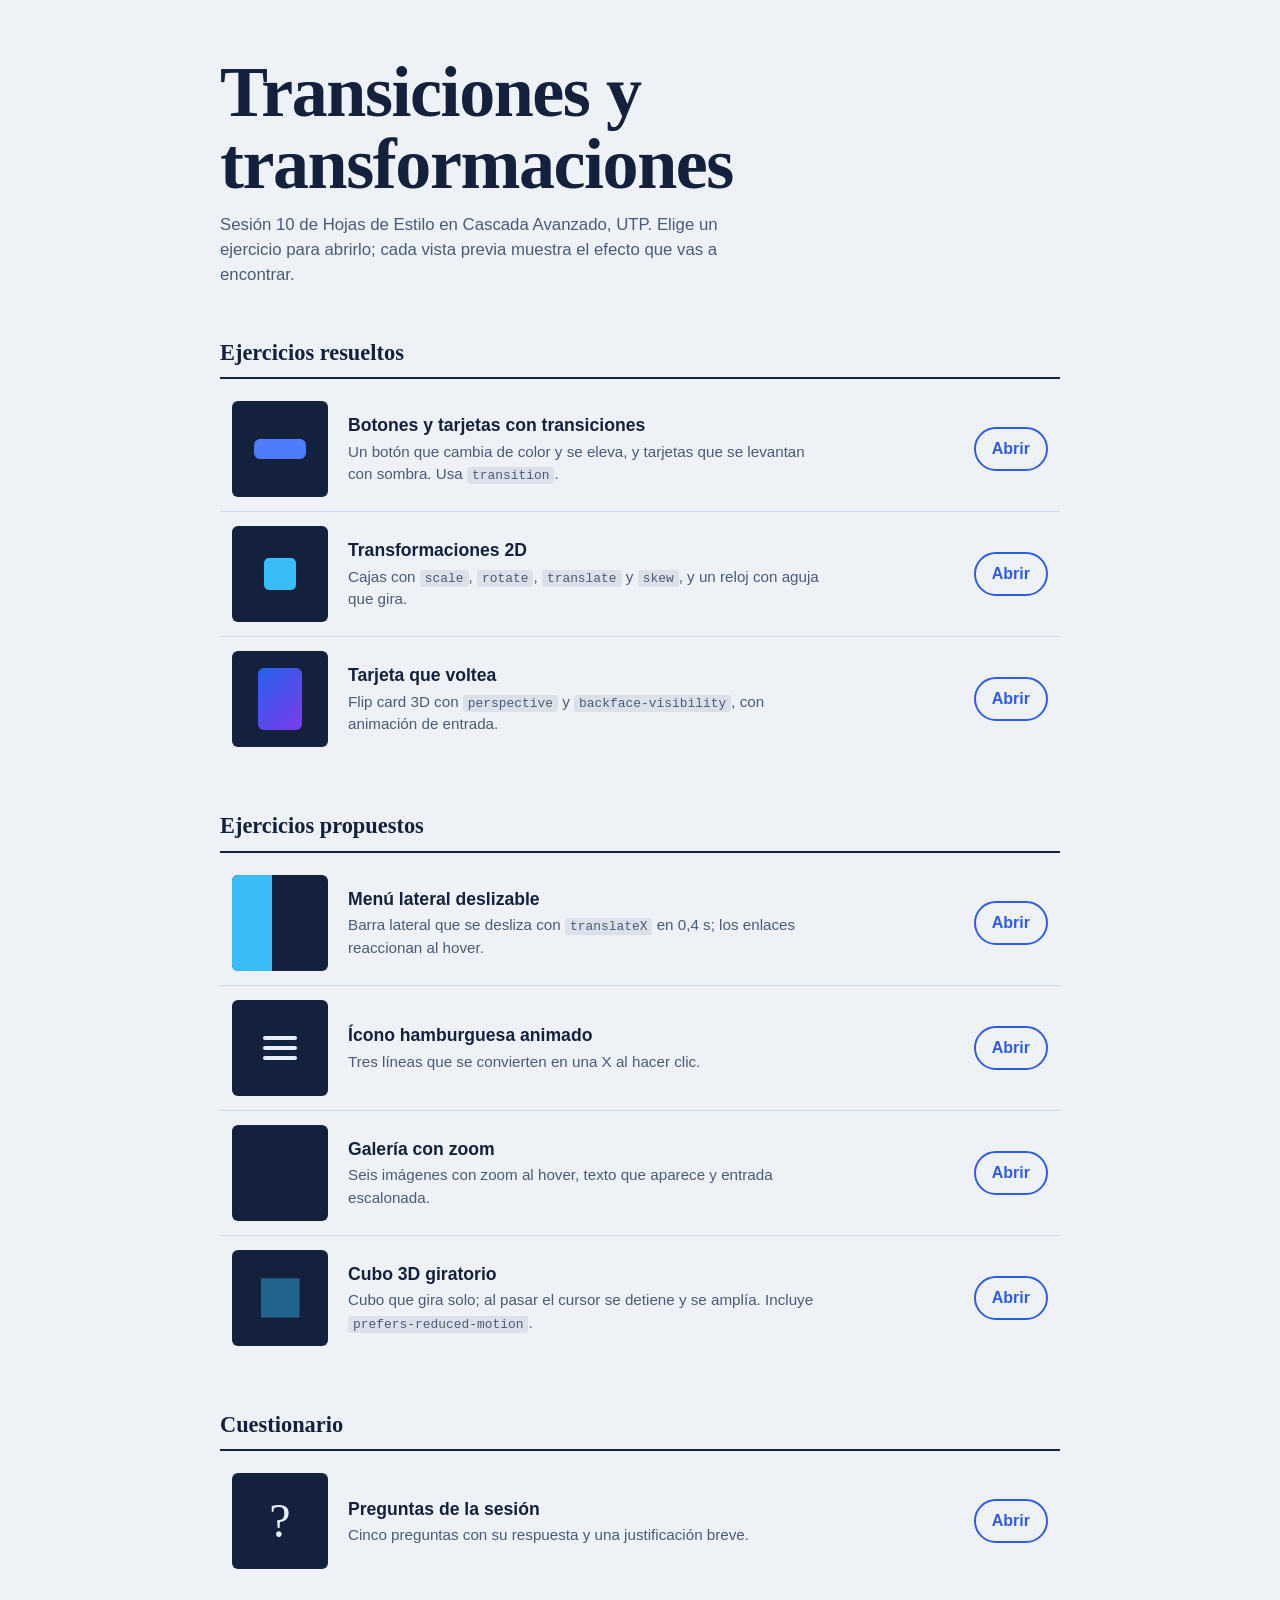
<file: index.html>
<!DOCTYPE html>
<html lang="es">
<head>
  <meta charset="UTF-8">
  <meta name="viewport" content="width=device-width, initial-scale=1.0">
  <title>Transiciones y transformaciones: menú de ejercicios</title>
  <link rel="stylesheet" href="styles.css">
</head>
<body>
  <main class="pagina">
    <header class="cabecera">
      <h1>Transiciones y transformaciones</h1>
      <p>Sesión 10 de Hojas de Estilo en Cascada Avanzado, UTP. Elige un ejercicio para abrirlo; cada vista previa muestra el efecto que vas a encontrar.</p>
    </header>

    <section aria-labelledby="t-resueltos">
      <h2 id="t-resueltos">Ejercicios resueltos</h2>
      <ul class="lista">
        <li>
          <a class="item" href="Ejercicio_Resuelto_1/index.html">
            <div class="vista v-boton" aria-hidden="true"><i></i></div>
            <div class="texto">
              <h3>Botones y tarjetas con transiciones</h3>
              <p>Un botón que cambia de color y se eleva, y tarjetas que se levantan con sombra. Usa <code>transition</code>.</p>
            </div>
            <span class="abrir">Abrir</span>
          </a>
        </li>
        <li>
          <a class="item" href="Ejercicio_Resuelto_2/index.html">
            <div class="vista v-transf" aria-hidden="true"><i></i></div>
            <div class="texto">
              <h3>Transformaciones 2D</h3>
              <p>Cajas con <code>scale</code>, <code>rotate</code>, <code>translate</code> y <code>skew</code>, y un reloj con aguja que gira.</p>
            </div>
            <span class="abrir">Abrir</span>
          </a>
        </li>
        <li>
          <a class="item" href="Ejercicio_Resuelto_3/index.html">
            <div class="vista v-flip" aria-hidden="true"><i></i></div>
            <div class="texto">
              <h3>Tarjeta que voltea</h3>
              <p>Flip card 3D con <code>perspective</code> y <code>backface-visibility</code>, con animación de entrada.</p>
            </div>
            <span class="abrir">Abrir</span>
          </a>
        </li>
      </ul>
    </section>

    <section aria-labelledby="t-propuestos">
      <h2 id="t-propuestos">Ejercicios propuestos</h2>
      <ul class="lista">
        <li>
          <a class="item" href="Ejercicio_Propuesto_1/index.html">
            <div class="vista v-lateral" aria-hidden="true"><i></i></div>
            <div class="texto">
              <h3>Menú lateral deslizable</h3>
              <p>Barra lateral que se desliza con <code>translateX</code> en 0,4 s; los enlaces reaccionan al hover.</p>
            </div>
            <span class="abrir">Abrir</span>
          </a>
        </li>
        <li>
          <a class="item" href="Ejercicio_Propuesto_2/index.html">
            <div class="vista v-hamb" aria-hidden="true"><i></i><i></i><i></i></div>
            <div class="texto">
              <h3>Ícono hamburguesa animado</h3>
              <p>Tres líneas que se convierten en una X al hacer clic.</p>
            </div>
            <span class="abrir">Abrir</span>
          </a>
        </li>
        <li>
          <a class="item" href="Ejercicio_Propuesto_3/index.html">
            <div class="vista v-galeria" aria-hidden="true"><i></i><i></i><i></i><i></i><i></i><i></i></div>
            <div class="texto">
              <h3>Galería con zoom</h3>
              <p>Seis imágenes con zoom al hover, texto que aparece y entrada escalonada.</p>
            </div>
            <span class="abrir">Abrir</span>
          </a>
        </li>
        <li>
          <a class="item" href="Ejercicio_Propuesto_4/index.html">
            <div class="vista v-cubo" aria-hidden="true"><div class="mini"><b></b><b></b><b></b><b></b><b></b><b></b></div></div>
            <div class="texto">
              <h3>Cubo 3D giratorio</h3>
              <p>Cubo que gira solo; al pasar el cursor se detiene y se amplía. Incluye <code>prefers-reduced-motion</code>.</p>
            </div>
            <span class="abrir">Abrir</span>
          </a>
        </li>
      </ul>
    </section>

    <section aria-labelledby="t-cuestionario">
      <h2 id="t-cuestionario">Cuestionario</h2>
      <ul class="lista">
        <li>
          <a class="item" href="Cuestionario/index.html">
            <div class="vista v-quiz" aria-hidden="true">?</div>
            <div class="texto">
              <h3>Preguntas de la sesión</h3>
              <p>Cinco preguntas con su respuesta y una justificación breve.</p>
            </div>
            <span class="abrir">Abrir</span>
          </a>
        </li>
      </ul>
    </section>
  </main>
</body>
</html>
</file>
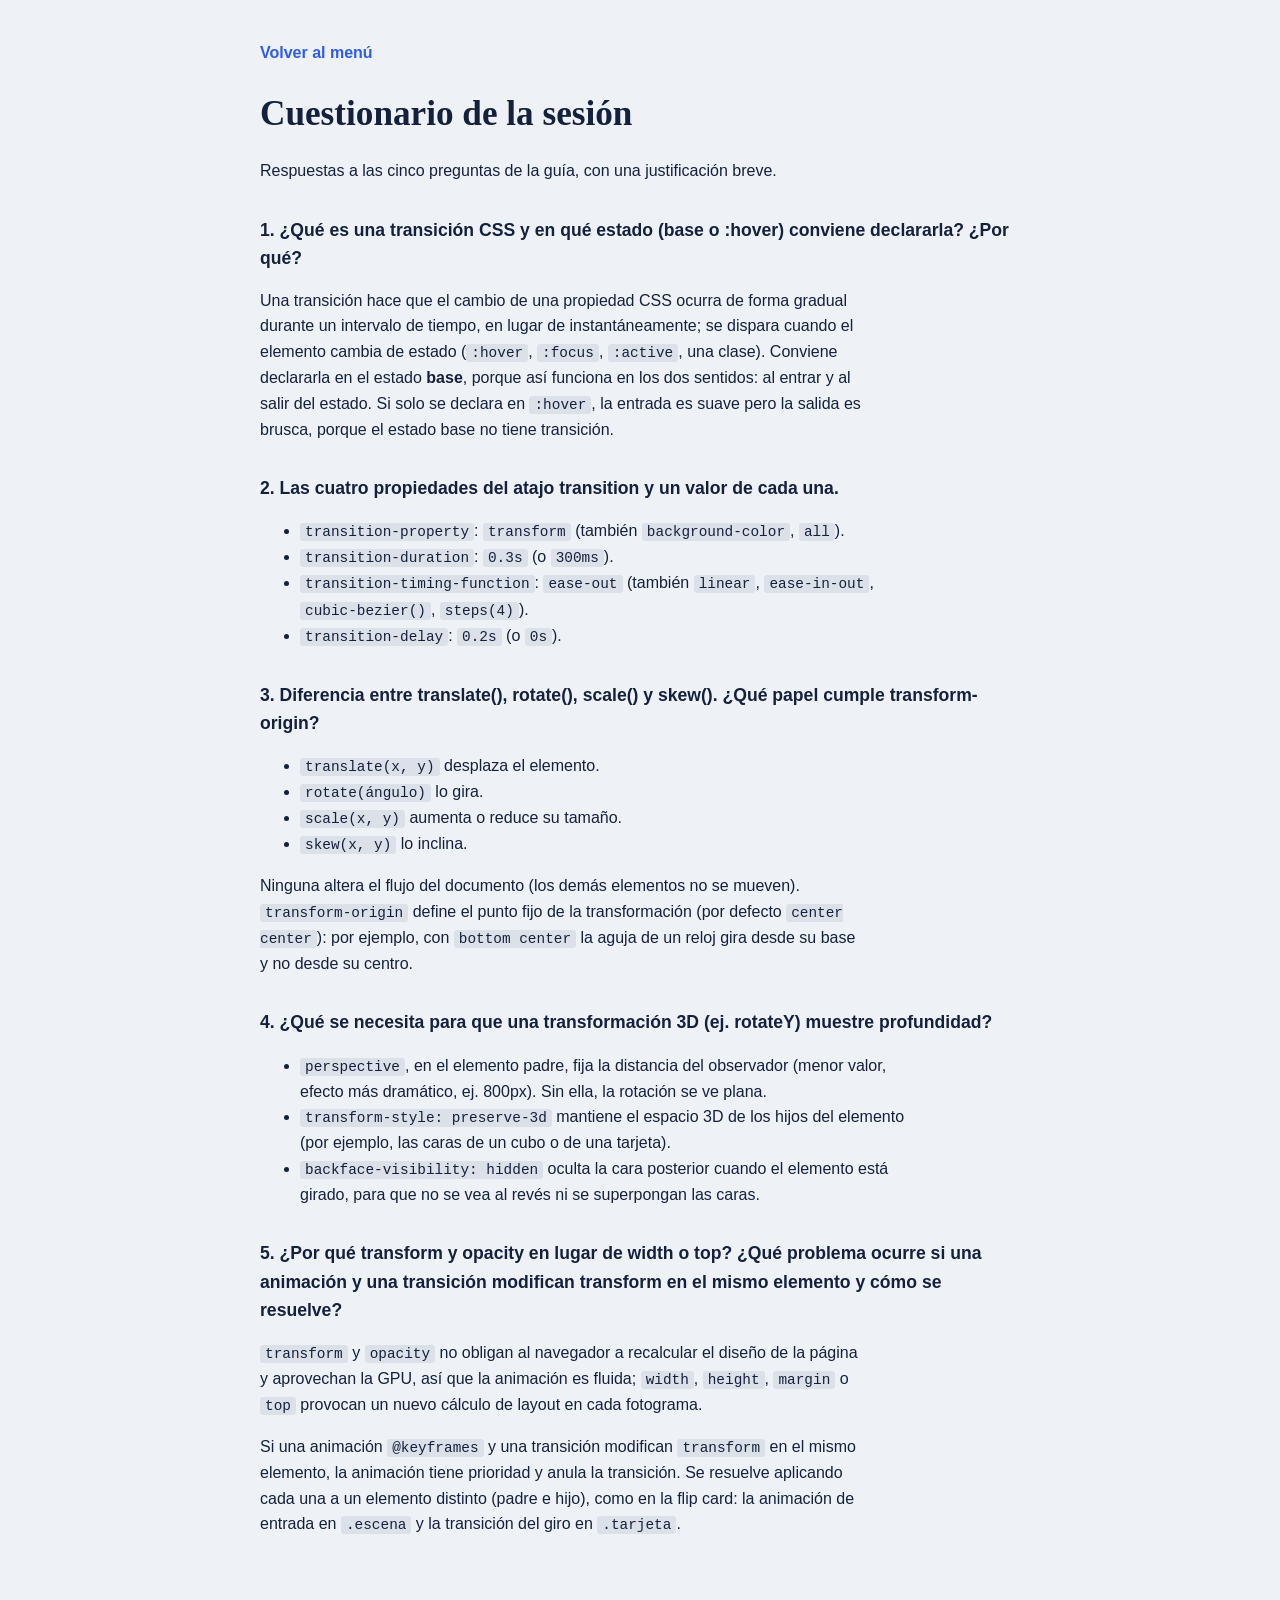
<file: Cuestionario/index.html>
<!DOCTYPE html>
<html lang="es">
<head>
  <meta charset="UTF-8">
  <meta name="viewport" content="width=device-width, initial-scale=1.0">
  <title>Cuestionario: Sesión 10</title>
  <link rel="stylesheet" href="styles.css">
</head>
<body>
  <main>
    <a class="volver" href="../index.html">Volver al menú</a>
    <h1>Cuestionario de la sesión</h1>
    <p>Respuestas a las cinco preguntas de la guía, con una justificación breve.</p>

    <h2>1. ¿Qué es una transición CSS y en qué estado (base o :hover) conviene declararla? ¿Por qué?</h2>
    <p>Una transición hace que el cambio de una propiedad CSS ocurra de forma gradual durante un intervalo de tiempo, en lugar de instantáneamente; se dispara cuando el elemento cambia de estado (<code>:hover</code>, <code>:focus</code>, <code>:active</code>, una clase). Conviene declararla en el estado <strong>base</strong>, porque así funciona en los dos sentidos: al entrar y al salir del estado. Si solo se declara en <code>:hover</code>, la entrada es suave pero la salida es brusca, porque el estado base no tiene transición.</p>

    <h2>2. Las cuatro propiedades del atajo transition y un valor de cada una.</h2>
    <ul>
      <li><code>transition-property</code>: <code>transform</code> (también <code>background-color</code>, <code>all</code>).</li>
      <li><code>transition-duration</code>: <code>0.3s</code> (o <code>300ms</code>).</li>
      <li><code>transition-timing-function</code>: <code>ease-out</code> (también <code>linear</code>, <code>ease-in-out</code>, <code>cubic-bezier()</code>, <code>steps(4)</code>).</li>
      <li><code>transition-delay</code>: <code>0.2s</code> (o <code>0s</code>).</li>
    </ul>

    <h2>3. Diferencia entre translate(), rotate(), scale() y skew(). ¿Qué papel cumple transform-origin?</h2>
    <ul>
      <li><code>translate(x, y)</code> desplaza el elemento.</li>
      <li><code>rotate(ángulo)</code> lo gira.</li>
      <li><code>scale(x, y)</code> aumenta o reduce su tamaño.</li>
      <li><code>skew(x, y)</code> lo inclina.</li>
    </ul>
    <p>Ninguna altera el flujo del documento (los demás elementos no se mueven). <code>transform-origin</code> define el punto fijo de la transformación (por defecto <code>center center</code>): por ejemplo, con <code>bottom center</code> la aguja de un reloj gira desde su base y no desde su centro.</p>

    <h2>4. ¿Qué se necesita para que una transformación 3D (ej. rotateY) muestre profundidad?</h2>
    <ul>
      <li><code>perspective</code>, en el elemento padre, fija la distancia del observador (menor valor, efecto más dramático, ej. 800px). Sin ella, la rotación se ve plana.</li>
      <li><code>transform-style: preserve-3d</code> mantiene el espacio 3D de los hijos del elemento (por ejemplo, las caras de un cubo o de una tarjeta).</li>
      <li><code>backface-visibility: hidden</code> oculta la cara posterior cuando el elemento está girado, para que no se vea al revés ni se superpongan las caras.</li>
    </ul>

    <h2>5. ¿Por qué transform y opacity en lugar de width o top? ¿Qué problema ocurre si una animación y una transición modifican transform en el mismo elemento y cómo se resuelve?</h2>
    <p><code>transform</code> y <code>opacity</code> no obligan al navegador a recalcular el diseño de la página y aprovechan la GPU, así que la animación es fluida; <code>width</code>, <code>height</code>, <code>margin</code> o <code>top</code> provocan un nuevo cálculo de layout en cada fotograma.</p>
    <p>Si una animación <code>@keyframes</code> y una transición modifican <code>transform</code> en el mismo elemento, la animación tiene prioridad y anula la transición. Se resuelve aplicando cada una a un elemento distinto (padre e hijo), como en la flip card: la animación de entrada en <code>.escena</code> y la transición del giro en <code>.tarjeta</code>.</p>
  </main>
</body>
</html>
</file>
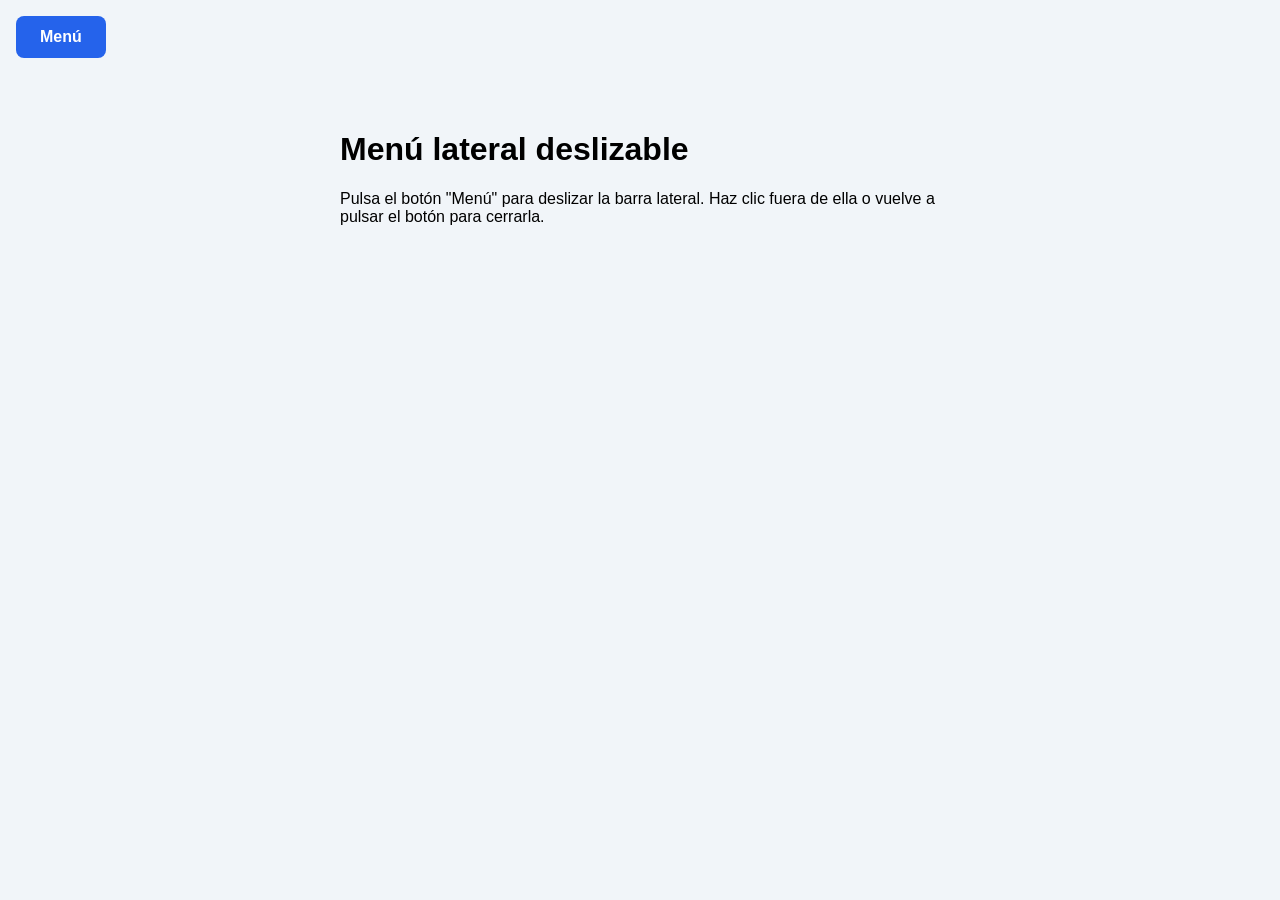
<file: Ejercicio_Propuesto_1/index.html>
<!DOCTYPE html>
<html lang="es">
<head>
  <meta charset="UTF-8">
  <meta name="viewport" content="width=device-width, initial-scale=1.0">
  <title>Propuesto 1 - Menú lateral deslizable</title>
  <link rel="stylesheet" href="styles.css">
</head>
<body>
  <!-- Los cinco elementos siguientes deben ser hermanos para que funcione el selector ~ -->
  <input type="checkbox" id="toggle" class="toggle" aria-label="Abrir o cerrar el menú">
  <label for="toggle" class="btn-menu">Menú</label>
  <label for="toggle" class="fondo" aria-hidden="true"></label>

  <nav class="sidebar" aria-label="Principal">
    <a href="#inicio">Inicio</a>
    <a href="#cursos">Cursos</a>
    <a href="#proyectos">Proyectos</a>
    <a href="#recursos">Recursos</a>
    <a href="#contacto">Contacto</a>
  </nav>

  <main class="contenido">
    <h1>Menú lateral deslizable</h1>
    <p>Pulsa el botón "Menú" para deslizar la barra lateral. Haz clic fuera de ella o vuelve a pulsar el botón para cerrarla.</p>
  </main>
</body>
</html>
</file>
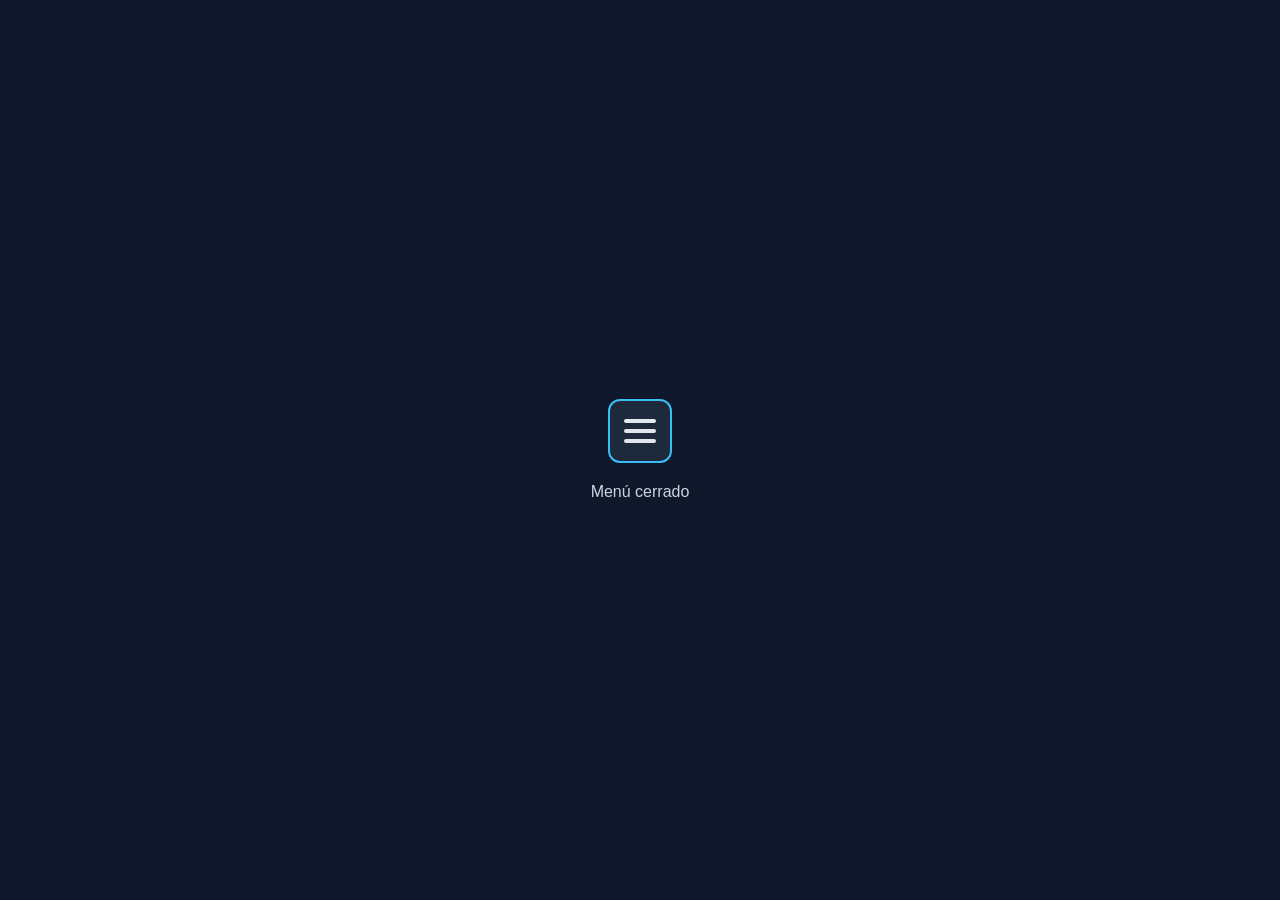
<file: Ejercicio_Propuesto_2/index.html>
<!DOCTYPE html>
<html lang="es">
<head>
  <meta charset="UTF-8">
  <meta name="viewport" content="width=device-width, initial-scale=1.0">
  <title>Propuesto 2 - Ícono hamburguesa animado</title>
  <link rel="stylesheet" href="styles.css">
</head>
<body>
  <button class="hamburguesa" type="button" aria-label="Abrir menú" aria-expanded="false">
    <span class="linea"></span>
    <span class="linea"></span>
    <span class="linea"></span>
  </button>
  <p class="estado" aria-live="polite">Menú cerrado</p>

  <script>
    // JavaScript básico: alterna la clase "activo" al hacer clic
    const boton = document.querySelector('.hamburguesa');
    const estado = document.querySelector('.estado');

    boton.addEventListener('click', () => {
      const activo = boton.classList.toggle('activo');
      boton.setAttribute('aria-expanded', activo);
      estado.textContent = activo ? 'Menú abierto' : 'Menú cerrado';
    });
  </script>
</body>
</html>
</file>
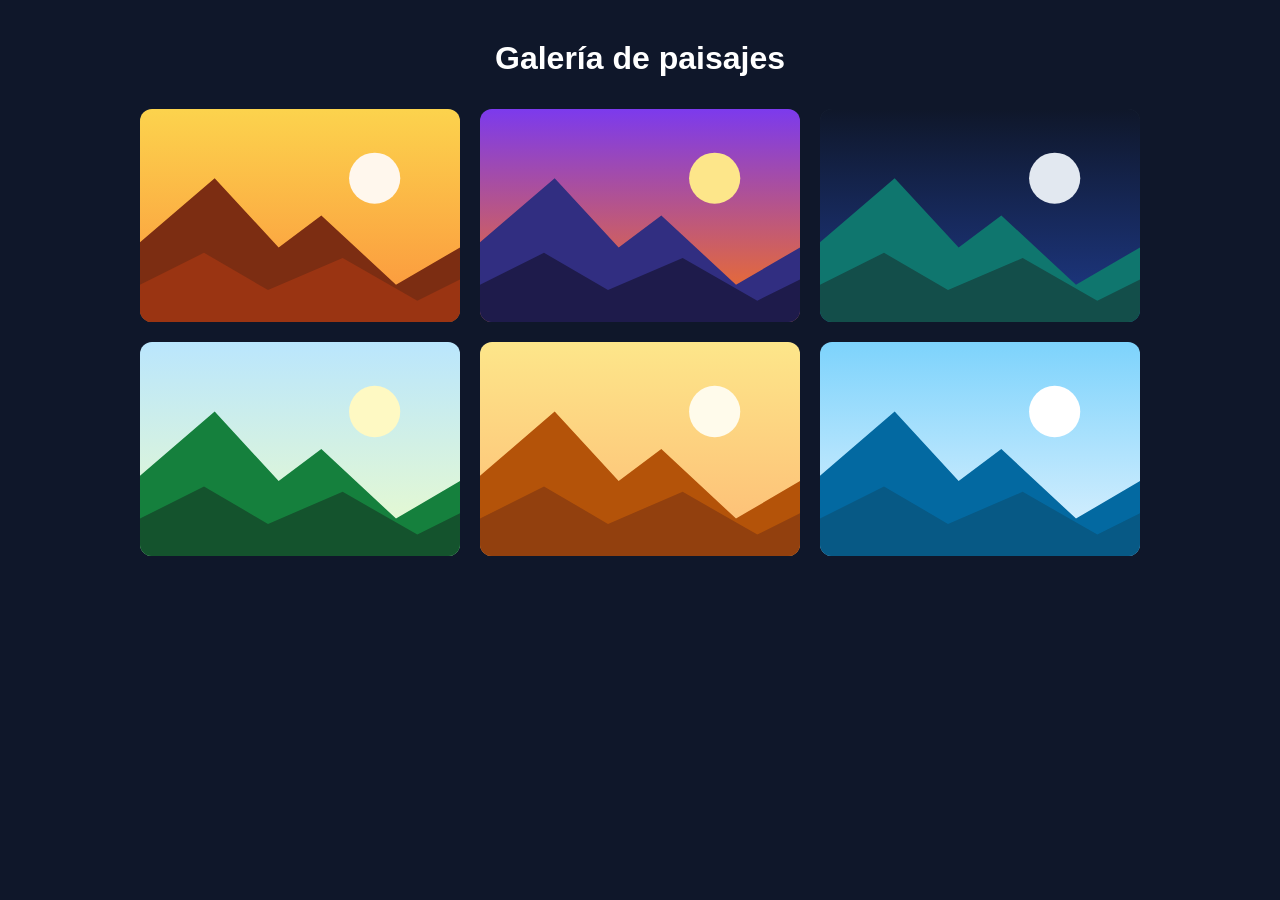
<file: Ejercicio_Propuesto_3/index.html>
<!DOCTYPE html>
<html lang="es">
<head>
  <meta charset="UTF-8">
  <meta name="viewport" content="width=device-width, initial-scale=1.0">
  <title>Propuesto 3 - Galería con zoom</title>
  <link rel="stylesheet" href="styles.css">
</head>
<body>
  <h1>Galería de paisajes</h1>
  <main class="galeria">
    <figure class="foto" tabindex="0">
      <img src="imagenes/amanecer-montana.svg" alt="Amanecer en la montaña">
      <figcaption><strong>Amanecer en la montaña</strong><br>Primeros rayos sobre las cumbres.</figcaption>
    </figure>
    <figure class="foto" tabindex="0">
      <img src="imagenes/atardecer.svg" alt="Atardecer violeta">
      <figcaption><strong>Atardecer violeta</strong><br>El cielo cambia de color al caer el sol.</figcaption>
    </figure>
    <figure class="foto" tabindex="0">
      <img src="imagenes/valle-nocturno.svg" alt="Valle nocturno">
      <figcaption><strong>Valle nocturno</strong><br>Una noche tranquila entre colinas.</figcaption>
    </figure>
    <figure class="foto" tabindex="0">
      <img src="imagenes/bosque.svg" alt="Bosque en calma">
      <figcaption><strong>Bosque en calma</strong><br>Verdes profundos bajo un cielo claro.</figcaption>
    </figure>
    <figure class="foto" tabindex="0">
      <img src="imagenes/desierto.svg" alt="Dunas doradas">
      <figcaption><strong>Dunas doradas</strong><br>Calor y luz en el desierto.</figcaption>
    </figure>
    <figure class="foto" tabindex="0">
      <img src="imagenes/costa.svg" alt="Costa abierta">
      <figcaption><strong>Costa abierta</strong><br>Montañas que bajan hasta el mar.</figcaption>
    </figure>
  </main>
</body>
</html>
</file>
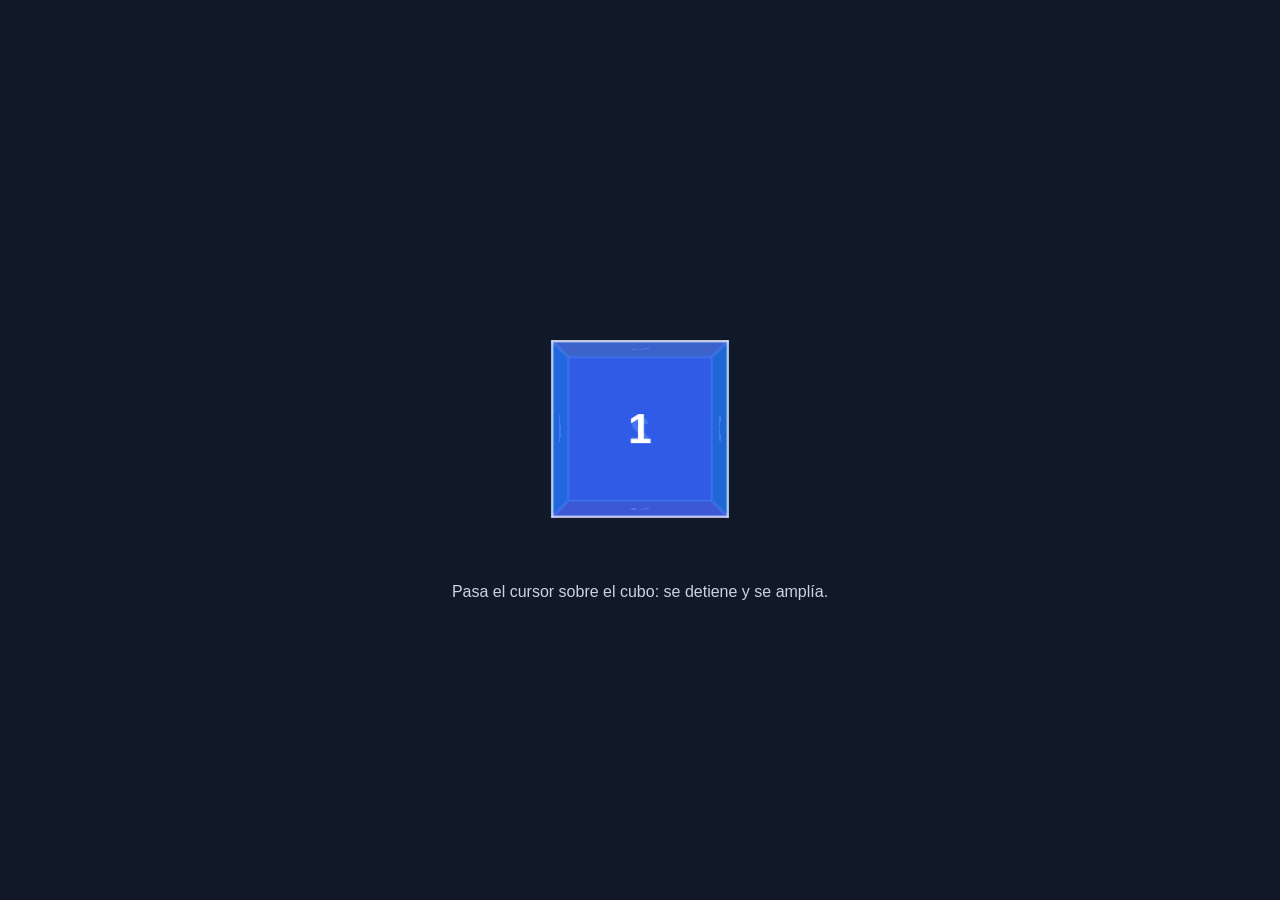
<file: Ejercicio_Propuesto_4/index.html>
<!DOCTYPE html>
<html lang="es">
<head>
  <meta charset="UTF-8">
  <meta name="viewport" content="width=device-width, initial-scale=1.0">
  <title>Propuesto 4 - Cubo 3D giratorio</title>
  <link rel="stylesheet" href="styles.css">
</head>
<body>
  <div class="escena">
    <div class="ampliar">
      <div class="cubo">
        <div class="cara frente">1</div>
        <div class="cara atras">2</div>
        <div class="cara derecha">3</div>
        <div class="cara izquierda">4</div>
        <div class="cara arriba">5</div>
        <div class="cara abajo">6</div>
      </div>
    </div>
  </div>
  <p class="ayuda">Pasa el cursor sobre el cubo: se detiene y se amplía.</p>
</body>
</html>
</file>
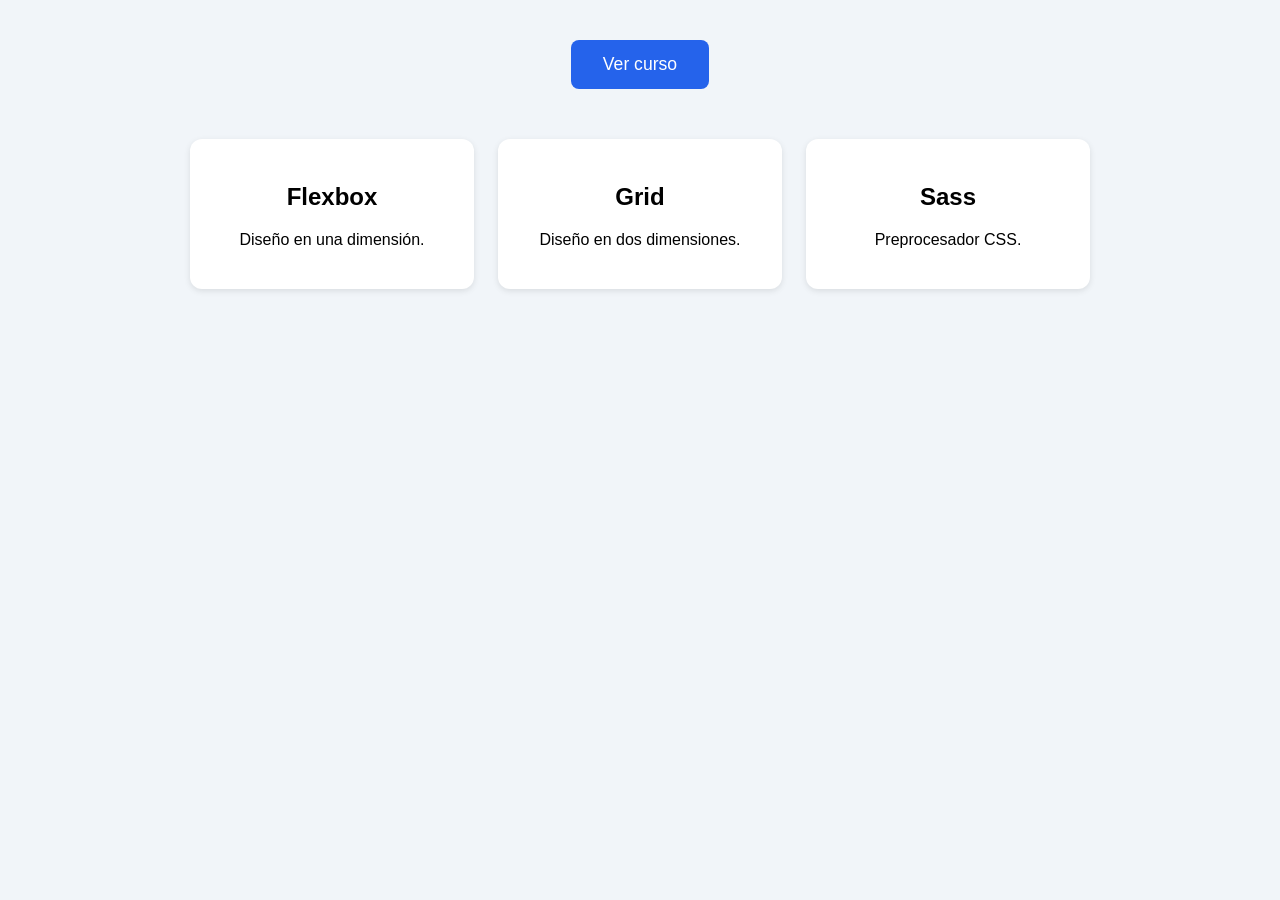
<file: Ejercicio_Resuelto_1/index.html>
<!DOCTYPE html>
<html lang="es">
<head>
  <meta charset="UTF-8">
  <meta name="viewport" content="width=device-width, initial-scale=1.0">
  <title>Ejercicio 1 - Transiciones</title>
  <link rel="stylesheet" href="styles.css">
</head>
<body>
  <button class="boton">Ver curso</button>
  <section class="galeria">
    <article class="tarjeta"><h2>Flexbox</h2><p>Diseño en una dimensión.</p></article>
    <article class="tarjeta"><h2>Grid</h2><p>Diseño en dos dimensiones.</p></article>
    <article class="tarjeta"><h2>Sass</h2><p>Preprocesador CSS.</p></article>
  </section>
</body>
</html>
</file>
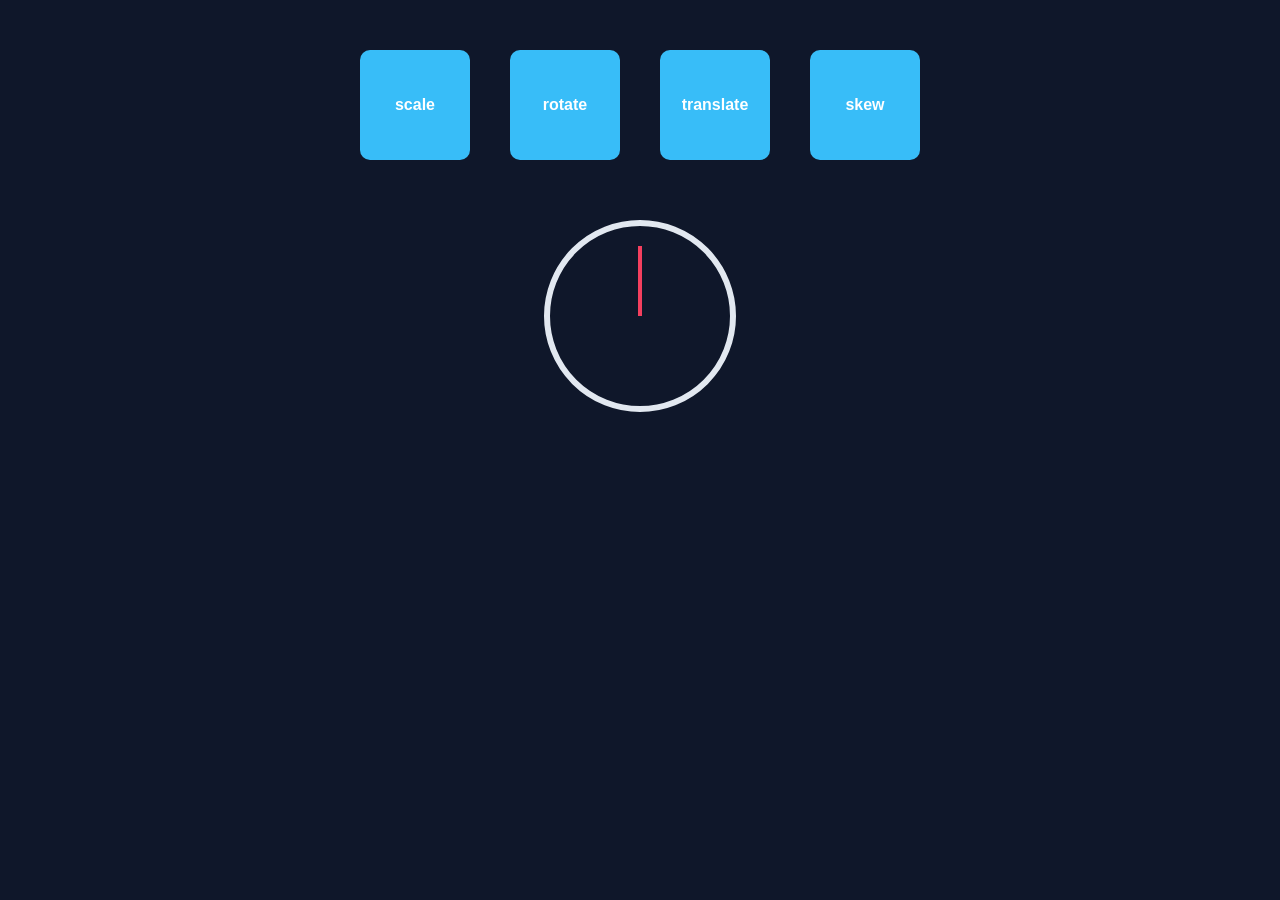
<file: Ejercicio_Resuelto_2/index.html>
<!DOCTYPE html>
<html lang="es">
<head>
  <meta charset="UTF-8">
  <meta name="viewport" content="width=device-width, initial-scale=1.0">
  <title>Ejercicio 2 - Transformaciones 2D</title>
  <link rel="stylesheet" href="styles.css">
</head>
<body>
  <div class="fila">
    <div class="caja escala">scale</div>
    <div class="caja rota">rotate</div>
    <div class="caja mueve">translate</div>
    <div class="caja inclina">skew</div>
  </div>

  <div class="reloj">
    <div class="aguja"></div>
  </div>
</body>
</html>
</file>
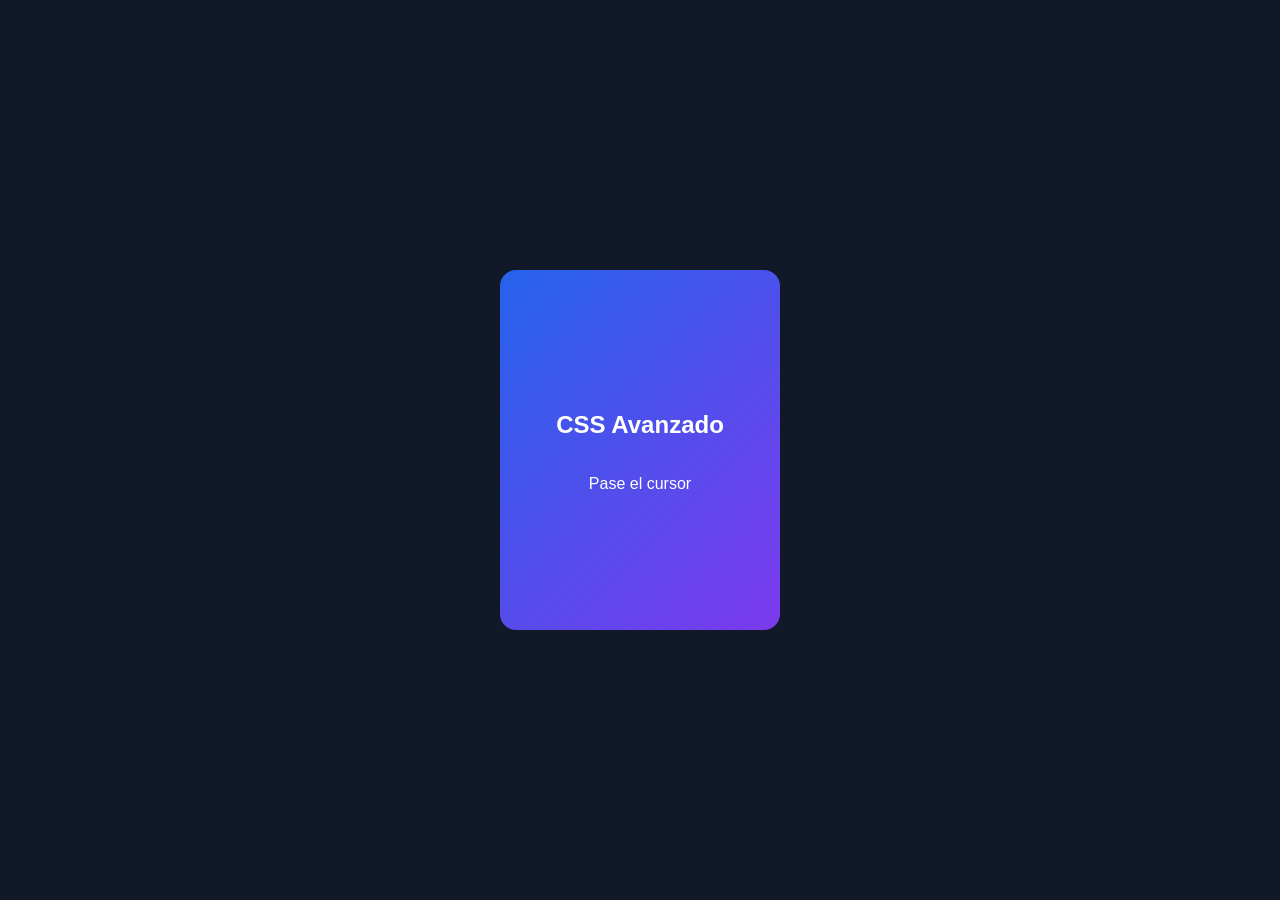
<file: Ejercicio_Resuelto_3/index.html>
<!DOCTYPE html>
<html lang="es">
<head>
  <meta charset="UTF-8">
  <meta name="viewport" content="width=device-width, initial-scale=1.0">
  <title>Ejercicio 3 - Flip card</title>
  <link rel="stylesheet" href="styles.css">
</head>
<body>
  <div class="escena">
    <div class="tarjeta">
      <div class="cara frente">
        <h2>CSS Avanzado</h2>
        <p>Pase el cursor</p>
      </div>
      <div class="cara reverso">
        <h2>Unidad 3</h2>
        <p>Animaciones, transiciones y transformaciones.</p>
      </div>
    </div>
  </div>
</body>
</html>
</file>
<file: styles.css>
:root {
  --fondo: #eef2f7;
  --tinta: #14213d;
  --suave: #4a5a78;
  --linea: #cfd8e6;
  --resalte: #dfe8fb;
  --acento: #2f5bea;
}

* { box-sizing: border-box; }

body {
  margin: 0;
  background: var(--fondo);
  color: var(--tinta);
  font-family: "Segoe UI", Arial, sans-serif;
  line-height: 1.5;
}

.pagina {
  max-width: 880px;
  margin: 0 auto;
  padding: 56px 20px 72px;
}

.cabecera h1 {
  margin: 0 0 12px;
  font-family: Georgia, "Times New Roman", serif;
  font-size: clamp(2.6rem, 8vw, 4.5rem);
  line-height: 1;
  letter-spacing: -0.02em;
}

.cabecera p {
  margin: 0;
  max-width: 60ch;
  color: var(--suave);
  font-size: 1.05rem;
}

section { margin-top: 48px; }

h2 {
  margin: 0 0 8px;
  padding-bottom: 8px;
  border-bottom: 2px solid var(--tinta);
  font-family: Georgia, "Times New Roman", serif;
  font-size: 1.4rem;
}

.lista {
  margin: 0;
  padding: 0;
  list-style: none;
}

.lista li + li { border-top: 1px solid var(--linea); }

/* Fila de ejercicio */
.item {
  display: grid;
  grid-template-columns: 96px 1fr auto;
  gap: 20px;
  align-items: center;
  padding: 14px 12px;
  color: inherit;
  text-decoration: none;
  transition: background-color 0.2s ease;
}

.item:hover { background: var(--resalte); }
.item:focus-visible { outline: 3px solid var(--acento); outline-offset: -3px; }

.texto h3 { margin: 0 0 2px; font-size: 1.1rem; }
.texto p  { margin: 0; max-width: 56ch; color: var(--suave); font-size: 0.95rem; }

code {
  padding: 1px 5px;
  background: rgba(20, 33, 61, 0.08);
  border-radius: 3px;
  font-family: Consolas, monospace;
  font-size: 0.85em;
}

.abrir {
  padding: 8px 16px;
  color: var(--acento);
  font-weight: 600;
  border: 2px solid var(--acento);
  border-radius: 999px;
  transition: background-color 0.2s ease, color 0.2s ease;
}

.item:hover .abrir { background: var(--acento); color: #fff; }

/* ---------- Vistas previas animadas ---------- */
.vista {
  position: relative;
  width: 96px;
  height: 96px;
  overflow: hidden;
  background: var(--tinta);
  border-radius: 6px;
  display: grid;
  place-items: center;
}

/* Resuelto 1: botón que se eleva y cambia de color */
.v-boton i {
  display: block;
  width: 52px;
  height: 20px;
  background: #4f7cff;
  border-radius: 6px;
  animation: m-elevar 1.6s ease-in-out infinite alternate;
}
@keyframes m-elevar {
  from { transform: translateY(6px);  background-color: #4f7cff; box-shadow: 0 0 0 rgba(0,0,0,0); }
  to   { transform: translateY(-8px); background-color: #1e40af; box-shadow: 0 12px 10px -6px rgba(0,0,0,0.6); }
}

/* Resuelto 2: scale, rotate, skew */
.v-transf i {
  display: block;
  width: 32px;
  height: 32px;
  background: #38bdf8;
  border-radius: 5px;
  animation: m-transforma 4s ease-in-out infinite;
}
@keyframes m-transforma {
  0%, 100% { transform: none; }
  25%      { transform: scale(1.4); }
  50%      { transform: rotate(45deg); }
  75%      { transform: skew(15deg, 5deg); }
}

/* Resuelto 3: tarjeta que voltea */
.v-flip { perspective: 260px; }
.v-flip i {
  display: block;
  width: 44px;
  height: 62px;
  background: linear-gradient(135deg, #2563eb, #7c3aed);
  border-radius: 6px;
  animation: m-voltear 2.4s ease-in-out infinite alternate;
}
@keyframes m-voltear {
  from { transform: rotateY(0deg); }
  to   { transform: rotateY(180deg); }
}

/* Propuesto 1: barra lateral que entra y sale */
.v-lateral i {
  position: absolute;
  top: 0;
  bottom: 0;
  left: 0;
  width: 40px;
  background: #38bdf8;
  animation: m-lateral 3.4s ease-in-out infinite;
}
@keyframes m-lateral {
  0%, 15%   { transform: translateX(-100%); }
  40%, 65%  { transform: translateX(0); }
  90%, 100% { transform: translateX(-100%); }
}

/* Propuesto 2: hamburguesa a X */
.v-hamb { align-content: center; gap: 6px; }
.v-hamb i {
  display: block;
  width: 34px;
  height: 4px;
  background: #e8eefc;
  border-radius: 2px;
}
.v-hamb i:nth-child(1) { animation: m-arriba 3s ease-in-out infinite; }
.v-hamb i:nth-child(2) { animation: m-medio 3s ease-in-out infinite; }
.v-hamb i:nth-child(3) { animation: m-abajo 3s ease-in-out infinite; }
@keyframes m-arriba {
  0%, 20%   { transform: none; }
  40%, 70%  { transform: translateY(10px) rotate(45deg); }
  90%, 100% { transform: none; }
}
@keyframes m-medio {
  0%, 20%   { opacity: 1; }
  40%, 70%  { opacity: 0; }
  90%, 100% { opacity: 1; }
}
@keyframes m-abajo {
  0%, 20%   { transform: none; }
  40%, 70%  { transform: translateY(-10px) rotate(-45deg); }
  90%, 100% { transform: none; }
}

/* Propuesto 3: galería que entra escalonada */
.v-galeria { grid-template-columns: repeat(3, 22px); gap: 6px; align-content: center; justify-content: center; }
.v-galeria i {
  display: block;
  width: 22px;
  height: 22px;
  border-radius: 3px;
  animation: m-aparece 3.2s ease-out infinite both;
}
.v-galeria i:nth-child(1) { background: #fb923c; animation-delay: 0.1s; }
.v-galeria i:nth-child(2) { background: #7c3aed; animation-delay: 0.25s; }
.v-galeria i:nth-child(3) { background: #0f766e; animation-delay: 0.4s; }
.v-galeria i:nth-child(4) { background: #15803d; animation-delay: 0.55s; }
.v-galeria i:nth-child(5) { background: #fbbf24; animation-delay: 0.7s; }
.v-galeria i:nth-child(6) { background: #0ea5e9; animation-delay: 0.85s; }
@keyframes m-aparece {
  0%        { opacity: 0; transform: translateY(12px) scale(0.6); }
  25%, 80%  { opacity: 1; transform: translateY(0) scale(1); }
  100%      { opacity: 0; transform: translateY(0) scale(1); }
}

/* Propuesto 4: cubo 3D */
.v-cubo { perspective: 300px; }
.mini {
  position: relative;
  width: 36px;
  height: 36px;
  transform-style: preserve-3d;
  animation: m-cubo 5s linear infinite;
}
.mini b {
  position: absolute;
  inset: 0;
  border: 2px solid #38bdf8;
  background: rgba(56, 189, 248, 0.25);
}
.mini b:nth-child(1) { transform: translateZ(18px); }
.mini b:nth-child(2) { transform: rotateY(180deg) translateZ(18px); }
.mini b:nth-child(3) { transform: rotateY(90deg) translateZ(18px); }
.mini b:nth-child(4) { transform: rotateY(-90deg) translateZ(18px); }
.mini b:nth-child(5) { transform: rotateX(90deg) translateZ(18px); }
.mini b:nth-child(6) { transform: rotateX(-90deg) translateZ(18px); }
@keyframes m-cubo {
  from { transform: rotateX(-25deg) rotateY(0deg); }
  to   { transform: rotateX(-25deg) rotateY(360deg); }
}

/* Cuestionario */
.v-quiz {
  color: #e8eefc;
  font-family: Georgia, "Times New Roman", serif;
  font-size: 3rem;
}

/* Móvil */
@media (max-width: 560px) {
  .pagina { padding-top: 36px; }
  .item { grid-template-columns: 72px 1fr; gap: 14px; }
  .vista { width: 72px; height: 72px; }
  .abrir { display: none; }
}
</file>
<file: Cuestionario/styles.css>
body { margin: 0; background: #eef2f7; color: #14213d; font-family: "Segoe UI", Arial, sans-serif; line-height: 1.6; }
main { max-width: 760px; margin: 0 auto; padding: 40px 20px 64px; }
a.volver { color: #2f5bea; font-weight: 600; text-decoration: none; }
a.volver:hover, a.volver:focus-visible { text-decoration: underline; }
h1 { margin: 20px 0 8px; font-family: Georgia, "Times New Roman", serif; font-size: 2.2rem; }
h2 { margin: 32px 0 8px; font-size: 1.1rem; }
p, li { max-width: 68ch; }
code { padding: 1px 5px; background: rgba(20, 33, 61, 0.08); border-radius: 3px; font-family: Consolas, monospace; font-size: 0.9em; }
</file>
<file: Ejercicio_Propuesto_1/styles.css>
* { box-sizing: border-box; }

body {
  margin: 0;
  min-height: 100vh;
  background: #f1f5f9;
  font-family: Arial, sans-serif;
}

/* El checkbox guarda el estado (abierto/cerrado), pero no se ve */
.toggle {
  position: absolute;
  width: 1px;
  height: 1px;
  opacity: 0;
}

/* Botón "Menú" (es un label asociado al checkbox) */
.btn-menu {
  position: fixed;
  top: 16px;
  left: 16px;
  z-index: 30;
  padding: 12px 24px;
  color: #fff;
  font-weight: bold;
  background: #2563eb;
  border-radius: 8px;
  cursor: pointer;
  transition: background-color 0.3s ease, transform 0.3s ease;
}

.btn-menu:hover {
  background: #1e40af;
  transform: translateY(-2px);
}

/* Foco visible para usuarios de teclado */
.toggle:focus-visible + .btn-menu {
  outline: 3px solid #f59e0b;
  outline-offset: 3px;
}

/* Fondo oscuro detrás de la barra */
.fondo {
  position: fixed;
  inset: 0;
  z-index: 10;
  background: rgba(15, 23, 42, 0.5);
  opacity: 0;
  pointer-events: none;
  transition: opacity 0.4s ease;
}

.toggle:checked ~ .fondo {
  opacity: 1;
  pointer-events: auto;
}

/* Barra lateral: oculta fuera de la pantalla con translateX(-100%) */
.sidebar {
  position: fixed;
  top: 0;
  left: 0;
  z-index: 20;
  width: 260px;
  height: 100%;
  padding: 84px 0 24px;
  overflow: hidden;
  background: #0f172a;
  transform: translateX(-100%);
  /* 0,4 s como pide el enunciado; visibility evita que Tab entre a una barra oculta */
  visibility: hidden;
  transition: transform 0.4s ease, visibility 0s linear 0.4s;
}

/* Al marcar el checkbox, la barra se desliza hacia adentro */
.toggle:checked ~ .sidebar {
  transform: translateX(0);
  visibility: visible;
  transition: transform 0.4s ease, visibility 0s;
}

/* Enlaces con su propia transición al hover/foco */
.sidebar a {
  display: block;
  padding: 14px 28px;
  color: #e2e8f0;
  text-decoration: none;
  transition: background-color 0.3s ease, color 0.3s ease, transform 0.3s ease;
}

.sidebar a:hover,
.sidebar a:focus-visible {
  color: #0f172a;
  background: #38bdf8;
  transform: translateX(8px);
}

.contenido {
  max-width: 640px;
  margin: 0 auto;
  padding: 110px 20px 40px;
}
</file>
<file: Ejercicio_Propuesto_2/styles.css>
body {
  margin: 0;
  min-height: 100vh;
  display: grid;
  place-content: center;
  justify-items: center;
  gap: 20px;
  background: #0f172a;
  font-family: Arial, sans-serif;
}

.hamburguesa {
  display: flex;
  flex-direction: column;
  justify-content: center;
  gap: 6px;                 /* 6px de espacio + 4px de alto = 10px entre centros de línea */
  width: 64px;
  height: 64px;
  padding: 0 14px;
  background: #1e293b;
  border: 2px solid #38bdf8;
  border-radius: 12px;
  cursor: pointer;
  transition: background-color 0.3s ease;
}

.hamburguesa:hover { background: #334155; }
.hamburguesa:focus-visible { outline: 3px solid #f59e0b; outline-offset: 4px; }

.linea {
  display: block;
  width: 100%;
  height: 4px;
  background: #e2e8f0;
  border-radius: 2px;
  /* Las líneas giran sobre su propio centro */
  transform-origin: center;
  transition: transform 0.35s ease, opacity 0.25s ease;
}

/* Estado activo: se convierte en una "X" */
.hamburguesa.activo .linea:nth-child(1) { transform: translateY(10px) rotate(45deg); }
.hamburguesa.activo .linea:nth-child(2) { opacity: 0; }
.hamburguesa.activo .linea:nth-child(3) { transform: translateY(-10px) rotate(-45deg); }

.estado {
  margin: 0;
  color: #cbd5e1;
}
</file>
<file: Ejercicio_Propuesto_3/styles.css>
body {
  margin: 0;
  padding: 40px 16px;
  background: #0f172a;
  color: #fff;
  font-family: Arial, sans-serif;
}

h1 { margin: 0 0 32px; text-align: center; }

/* Galería con CSS Grid */
.galeria {
  max-width: 1000px;
  margin: 0 auto;
  display: grid;
  grid-template-columns: repeat(auto-fit, minmax(280px, 1fr));
  gap: 20px;
}

/* Contenedor: recorta la imagen al hacer zoom (overflow: hidden)
   y tiene la ANIMACIÓN de entrada */
.foto {
  position: relative;
  margin: 0;
  overflow: hidden;
  aspect-ratio: 3 / 2;
  background: #1e293b;
  border-radius: 12px;
  animation: entrada 0.7s ease-out both;
}

/* Retardos escalonados */
.foto:nth-child(1) { animation-delay: 0.1s; }
.foto:nth-child(2) { animation-delay: 0.25s; }
.foto:nth-child(3) { animation-delay: 0.4s; }
.foto:nth-child(4) { animation-delay: 0.55s; }
.foto:nth-child(5) { animation-delay: 0.7s; }
.foto:nth-child(6) { animation-delay: 0.85s; }

@keyframes entrada {
  from { opacity: 0; transform: translateY(40px) scale(0.95); }
  to   { opacity: 1; transform: translateY(0) scale(1); }
}

/* Imagen: TRANSICIÓN de zoom. Va en un elemento distinto al de la animación
   (figure vs img) para que no compitan por transform. */
.foto img {
  display: block;
  width: 100%;
  height: 100%;
  object-fit: cover;
  transition: transform 0.5s ease;
}

.foto:hover img,
.foto:focus-visible img {
  transform: scale(1.1);
}

/* Texto descriptivo: aparece con opacity + translateY */
.foto figcaption {
  position: absolute;
  left: 0;
  right: 0;
  bottom: 0;
  padding: 18px 16px;
  background: linear-gradient(transparent, rgba(15, 23, 42, 0.9));
  opacity: 0;
  transform: translateY(20px);
  transition: opacity 0.4s ease, transform 0.4s ease;
}

.foto:hover figcaption,
.foto:focus-visible figcaption {
  opacity: 1;
  transform: translateY(0);
}

.foto:focus-visible { outline: 3px solid #f59e0b; outline-offset: 3px; }
</file>
<file: Ejercicio_Propuesto_4/styles.css>
body {
  margin: 0;
  min-height: 100vh;
  display: grid;
  place-content: center;
  justify-items: center;
  gap: 24px;
  background: #111827;
  font-family: Arial, sans-serif;
}

/* PADRE: perspectiva (y zona de hover) */
.escena {
  width: 260px;
  height: 260px;
  display: grid;
  place-items: center;
  perspective: 800px;
}

/* INTERMEDIO: ampliación con TRANSICIÓN al pasar el cursor */
.ampliar {
  width: 160px;
  height: 160px;
  transform-style: preserve-3d;
  transition: transform 0.5s ease;
}

.escena:hover .ampliar {
  transform: scale(1.35);
}

/* HIJO: giro continuo con ANIMACIÓN @keyframes.
   Transición (.ampliar) y animación (.cubo) están en elementos distintos,
   así no compiten por transform. */
.cubo {
  position: relative;
  width: 100%;
  height: 100%;
  transform-style: preserve-3d;
  animation: girar 10s linear infinite;
}

/* Se detiene al pasar el cursor */
.escena:hover .cubo {
  animation-play-state: paused;
}

@keyframes girar {
  from { transform: rotateX(-25deg) rotateY(0deg); }
  to   { transform: rotateX(-25deg) rotateY(360deg); }
}

/* Las seis caras: rotateY / rotateX orientan la cara y translateZ la separa
   del centro la mitad del lado (160px / 2 = 80px) */
.cara {
  position: absolute;
  inset: 0;
  display: grid;
  place-items: center;
  font-size: 2.4rem;
  font-weight: bold;
  color: #fff;
  border: 2px solid rgba(255, 255, 255, 0.7);
}

.frente    { background: rgba(37, 99, 235, 0.85);  transform: translateZ(80px); }
.atras     { background: rgba(124, 58, 237, 0.85); transform: rotateY(180deg) translateZ(80px); }
.derecha   { background: rgba(5, 150, 105, 0.85);  transform: rotateY(90deg) translateZ(80px); }
.izquierda { background: rgba(8, 145, 178, 0.85);  transform: rotateY(-90deg) translateZ(80px); }
.arriba    { background: rgba(217, 119, 6, 0.85);  transform: rotateX(90deg) translateZ(80px); }
.abajo     { background: rgba(225, 29, 72, 0.85);  transform: rotateX(-90deg) translateZ(80px); }

.ayuda { margin: 0; color: #cbd5e1; }

/* Accesibilidad (lo exige el enunciado): sin giro continuo; el cubo queda
   quieto en un ángulo donde se ven tres caras */
@media (prefers-reduced-motion: reduce) {
  .cubo {
    animation: none;
    transform: rotateX(-25deg) rotateY(35deg);
  }
  .ampliar { transition-duration: 0.01ms; }
}
</file>
<file: Ejercicio_Resuelto_1/styles.css>
body {
  margin: 0;
  padding: 40px 16px;
  background: #f1f5f9;
  font-family: Arial, sans-serif;
  text-align: center;
}

.boton {
  padding: 14px 32px;
  font-size: 1.1rem;
  color: #fff;
  background: #2563eb;
  border: none;
  border-radius: 8px;
  cursor: pointer;
  /* La transición se declara en el estado BASE: funciona al entrar y al salir */
  transition: background-color 0.3s ease, transform 0.3s ease;
}

/* :focus-visible para usuarios de teclado (tecla Tab) */
.boton:hover,
.boton:focus-visible {
  background: #1e40af;
  transform: translateY(-3px);
}

/* Efecto de "presión" */
.boton:active {
  transform: translateY(0) scale(0.97);
}

.galeria {
  max-width: 900px;
  margin: 50px auto 0;
  display: grid;
  grid-template-columns: repeat(auto-fit, minmax(240px, 1fr));
  gap: 24px;
}

.tarjeta {
  background: #fff;
  padding: 24px;
  border-radius: 12px;
  box-shadow: 0 2px 6px rgba(0, 0, 0, 0.1);
  /* Varias propiedades separadas por comas */
  transition: transform 0.3s ease, box-shadow 0.3s ease;
}

.tarjeta:hover {
  transform: translateY(-8px);
  box-shadow: 0 14px 28px rgba(0, 0, 0, 0.2);
}
</file>
<file: Ejercicio_Resuelto_2/styles.css>
body {
  margin: 0;
  padding: 50px 16px;
  background: #0f172a;
  font-family: Arial, sans-serif;
  display: flex;
  flex-direction: column;
  align-items: center;
  gap: 60px;
}

.fila { display: flex; flex-wrap: wrap; gap: 40px; }

.caja {
  width: 110px;
  height: 110px;
  display: grid;
  place-items: center;
  color: #fff;
  font-weight: bold;
  background: #38bdf8;
  border-radius: 10px;
  transition: transform 0.4s ease;
}

/* Las cuatro transformaciones 2D */
.escala:hover  { transform: scale(1.3); }
.rota:hover    { transform: rotate(45deg); }
.mueve:hover   { transform: translate(20px, -20px); }
.inclina:hover { transform: skew(15deg, 5deg); }

/* Reloj con aguja que gira desde su base */
.reloj {
  position: relative;
  width: 180px;
  height: 180px;
  border: 6px solid #e2e8f0;
  border-radius: 50%;
}

.aguja {
  position: absolute;
  left: 50%;
  bottom: 50%;
  width: 4px;
  height: 70px;
  margin-left: -2px;
  background: #f43f5e;
  /* Punto fijo de la transformación: la base de la aguja */
  transform-origin: bottom center;
  /* Valores mayores que 1 en cubic-bezier producen un pequeño rebote */
  transition: transform 1s cubic-bezier(.4, 2, .6, 1);
}

.reloj:hover .aguja {
  transform: rotate(150deg);
}
</file>
<file: Ejercicio_Resuelto_3/styles.css>
body {
  margin: 0;
  min-height: 100vh;
  display: grid;
  place-items: center;
  background: #111827;
  font-family: Arial, sans-serif;
}

/* Elemento PADRE: perspectiva + animación de entrada */
.escena {
  width: 280px;
  height: 360px;
  perspective: 900px;
  animation: entrada 0.9s ease-out both;
}

@keyframes entrada {
  from { opacity: 0; transform: translateY(60px); }
  to   { opacity: 1; transform: translateY(0); }
}

/* Elemento HIJO: transición de giro.
   Cada uno (animación y transición) actúa sobre un elemento distinto,
   así no compiten por la propiedad transform. */
.tarjeta {
  position: relative;
  width: 100%;
  height: 100%;
  transform-style: preserve-3d;
  transition: transform 0.8s ease;
}

.escena:hover .tarjeta {
  transform: rotateY(180deg);
}

.cara {
  position: absolute;
  inset: 0;
  display: flex;
  flex-direction: column;
  justify-content: center;
  align-items: center;
  padding: 24px;
  text-align: center;
  color: #fff;
  border-radius: 16px;
  /* Oculta la cara posterior cuando está girada */
  backface-visibility: hidden;
}

.frente  { background: linear-gradient(135deg, #2563eb, #7c3aed); }
/* El reverso parte girado 180° para quedar de frente cuando la tarjeta voltea */
.reverso { background: linear-gradient(135deg, #059669, #0891b2); transform: rotateY(180deg); }
</file>
